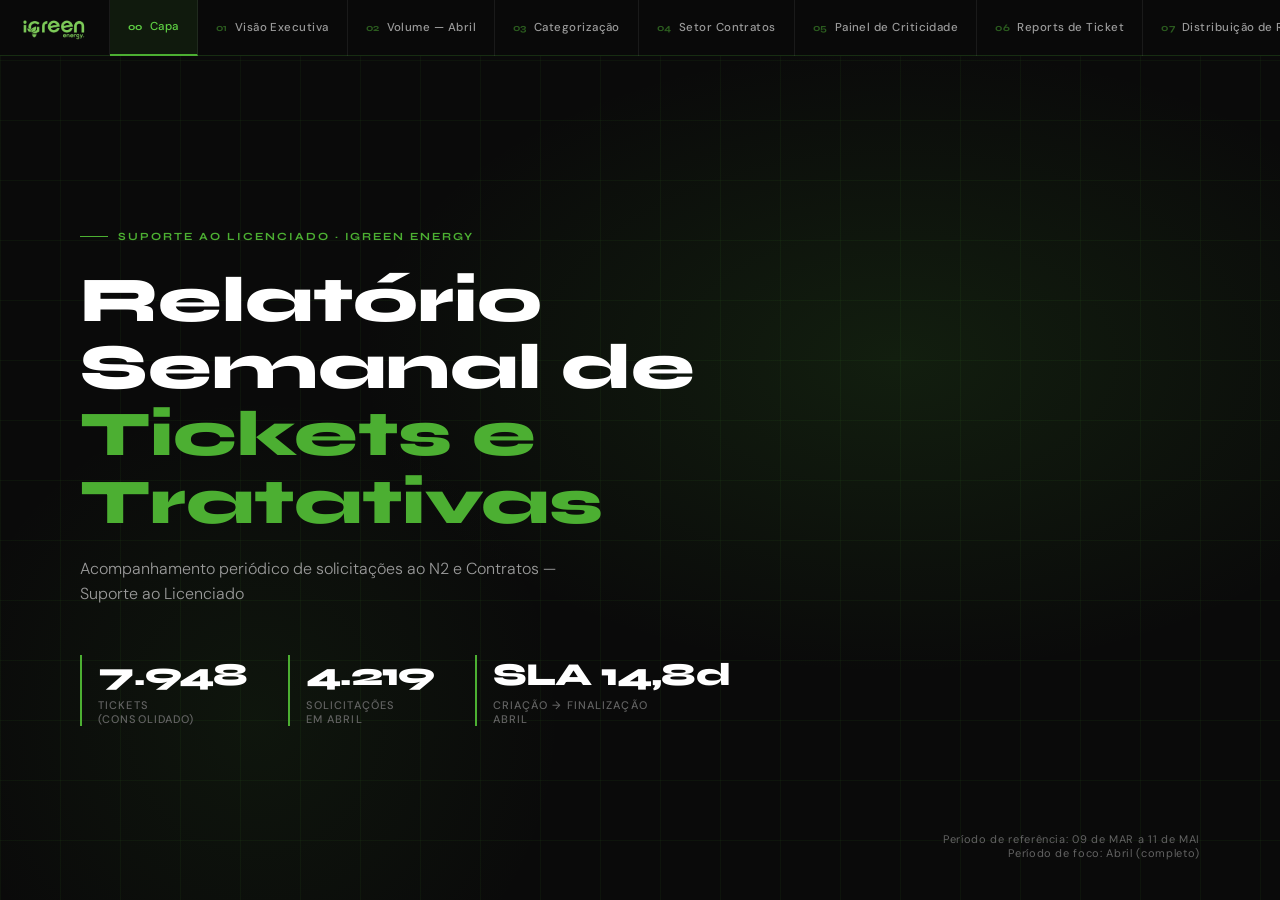
<file: TICKET 11 MAIO v3.html>
﻿<!DOCTYPE html>
<html lang="pt-BR">
<head>
<meta charset="UTF-8">
<meta name="viewport" content="width=device-width, initial-scale=1.0">
<title>Relatório de Chamados — iGreen Energy</title>
<link href="https://fonts.googleapis.com/css2?family=Syne:wght@400;600;700;800&family=DM+Sans:ital,opsz,wght@0,9..40,300;0,9..40,400;0,9..40,500;0,9..40,600;1,9..40,300&display=swap" rel="stylesheet">
<style>
  :root {
    --green: #4caf32;
    --green-bright: #5ecf43;
    --green-dark: #2e6b1e;
    --green-dim: #3a8028;
    --green-glow: rgba(76,175,50,0.18);
    --green-line: rgba(76,175,50,0.35);
    --black: #0a0a0a;
    --dark: #111111;
    --dark2: #161616;
    --dark3: #1c1c1c;
    --mid: #222222;
    --card: #181818;
    --border: rgba(255,255,255,0.07);
    --border-green: rgba(76,175,50,0.22);
    --text: #e8e8e8;
    --text-dim: #9a9a9a;
    --text-muted: #636363;
    --white: #ffffff;
    --warn: #f5a623;
    --red: #e05252;
    --red-dim: rgba(224,82,82,0.14);
    --meta: 3;
  }

  *, *::before, *::after { box-sizing: border-box; margin: 0; padding: 0; }

  body {
    font-family: 'DM Sans', sans-serif;
    background: var(--black);
    color: var(--text);
    min-height: 100vh;
    overflow-x: hidden;
  }

  /* ===== NAV ===== */
  nav {
    position: fixed;
    top: 0; left: 0; right: 0;
    z-index: 100;
    background: rgba(10,10,10,0.97);
    border-bottom: 1px solid var(--border-green);
    backdrop-filter: blur(12px);
    height: 56px;
    display: flex;
    align-items: center;
    gap: 0;
  }

  .nav-logo {
    padding: 0 20px;
    border-right: 1px solid var(--border);
    height: 100%;
    display: flex;
    align-items: center;
    flex-shrink: 0;
  }

  .nav-logo img {
    height: 28px;
    mix-blend-mode: lighten;
    filter: brightness(1.1);
  }

  .nav-pages {
    display: flex;
    align-items: center;
    overflow-x: auto;
    scrollbar-width: none;
    flex: 1;
    gap: 0;
  }
  .nav-pages::-webkit-scrollbar { display: none; }

  .nav-btn {
    padding: 0 18px;
    height: 56px;
    font-family: 'DM Sans', sans-serif;
    font-size: 11.5px;
    font-weight: 500;
    letter-spacing: 0.04em;
    color: var(--text-dim);
    background: transparent;
    border: none;
    border-right: 1px solid var(--border);
    cursor: pointer;
    white-space: nowrap;
    transition: color .2s, background .2s;
    display: flex;
    align-items: center;
    gap: 7px;
  }

  .nav-btn:hover { color: var(--green-bright); background: rgba(76,175,50,0.06); }
  .nav-btn.active { color: var(--green-bright); background: rgba(76,175,50,0.1); border-bottom: 2px solid var(--green); }

  .nav-num {
    font-family: 'Syne', sans-serif;
    font-size: 10px;
    font-weight: 700;
    color: var(--green-dim);
    opacity: 0.7;
  }
  .nav-btn.active .nav-num { opacity: 1; color: var(--green-bright); }

  /* ===== PAGES ===== */
  .page {
    display: none;
    min-height: 100vh;
    padding-top: 56px;
  }
  .page.active { display: flex; flex-direction: column; }

  /* ===== COVER ===== */
  #p0 {
    background: var(--black);
    position: relative;
    overflow: hidden;
  }

  .cover-bg {
    position: absolute;
    inset: 0;
    background:
      radial-gradient(ellipse 60% 50% at 70% 40%, rgba(76,175,50,0.12) 0%, transparent 70%),
      radial-gradient(ellipse 40% 60% at 20% 80%, rgba(76,175,50,0.07) 0%, transparent 60%);
    pointer-events: none;
  }

  .cover-grid {
    position: absolute;
    inset: 0;
    background-image:
      linear-gradient(var(--border-green) 1px, transparent 1px),
      linear-gradient(90deg, var(--border-green) 1px, transparent 1px);
    background-size: 60px 60px;
    opacity: 0.3;
    pointer-events: none;
  }

  .cover-inner {
    position: relative;
    z-index: 2;
    display: flex;
    flex-direction: column;
    justify-content: center;
    min-height: calc(100vh - 56px);
    padding: 60px 80px;
    max-width: 1100px;
  }

  .cover-tag {
    font-family: 'Syne', sans-serif;
    font-size: 11px;
    font-weight: 700;
    letter-spacing: 0.18em;
    text-transform: uppercase;
    color: var(--green);
    margin-bottom: 24px;
    display: flex;
    align-items: center;
    gap: 10px;
  }
  .cover-tag::before {
    content: '';
    display: block;
    width: 28px;
    height: 1px;
    background: var(--green);
  }

  .cover-title {
    font-family: 'Syne', sans-serif;
    font-size: clamp(36px, 5vw, 68px);
    font-weight: 800;
    line-height: 1.05;
    color: var(--white);
    margin-bottom: 20px;
    /* letter-spacing: -0.02em; */
  }

  .cover-title em {
    color: var(--green);
    font-style: normal;
  }

  .cover-sub {
    font-size: 16px;
    font-weight: 300;
    color: var(--text-dim);
    max-width: 500px;
    line-height: 1.6;
    margin-bottom: 48px;
  }

  .cover-stats {
    display: flex;
    gap: 40px;
    flex-wrap: wrap;
  }

  .cover-stat {
    display: flex;
    flex-direction: column;
    gap: 4px;
    border-left: 2px solid var(--green);
    padding-left: 16px;
  }

  .cover-stat-val {
    font-family: 'Syne', sans-serif;
    font-size: 32px;
    font-weight: 800;
    color: var(--white);
    letter-spacing: -0.02em;
  }

  .cover-stat-lbl {
    font-size: 11px;
    font-weight: 500;
    letter-spacing: 0.1em;
    color: var(--text-muted);
    text-transform: uppercase;
  }

  .cover-period {
    position: absolute;
    bottom: 40px;
    right: 80px;
    font-size: 11px;
    color: var(--text-muted);
    text-align: right;
    letter-spacing: 0.06em;
  }

  /* ===== GENERIC PAGE ===== */
  .page-inner {
    padding: 44px 60px;
    flex: 1;
    max-width: 1200px;
    width: 100%;
    margin: 0 auto;
  }

  .page-header {
    margin-bottom: 36px;
    border-bottom: 1px solid var(--border);
    padding-bottom: 24px;
    display: flex;
    align-items: flex-start;
    justify-content: space-between;
    flex-wrap: wrap;
    gap: 12px;
  }

  .page-eyebrow {
    font-family: 'Syne', sans-serif;
    font-size: 10px;
    font-weight: 700;
    letter-spacing: 0.2em;
    text-transform: uppercase;
    color: var(--green);
    margin-bottom: 8px;
    display: flex;
    align-items: center;
    gap: 8px;
  }

  .page-eyebrow::before {
    content: '';
    display: block;
    width: 16px;
    height: 1px;
    background: var(--green);
  }

  .page-title {
    font-family: 'Syne', sans-serif;
    font-size: clamp(22px, 3vw, 34px);
    font-weight: 700;
    color: var(--white);
    letter-spacing: -0.01em;
    line-height: 1.15;
  }

  .page-badge {
    background: rgba(76,175,50,0.1);
    border: 1px solid var(--border-green);
    border-radius: 4px;
    padding: 6px 12px;
    font-size: 11px;
    font-weight: 500;
    color: var(--green);
    letter-spacing: 0.05em;
    align-self: flex-start;
    white-space: nowrap;
  }

  /* ===== CARDS ===== */
  .cards-row {
    display: grid;
    gap: 16px;
    margin-bottom: 28px;
  }
  .cards-3 { grid-template-columns: repeat(3, 1fr); }
  .cards-4 { grid-template-columns: repeat(4, 1fr); }
  .cards-2 { grid-template-columns: repeat(2, 1fr); }

  .card {
    background: var(--card);
    border: 1px solid var(--border);
    border-radius: 8px;
    padding: 20px 22px;
    text-align: center;
  }

  .card-label {
    font-size: 10.5px;
    font-weight: 500;
    letter-spacing: 0.1em;
    text-transform: uppercase;
    color: var(--text-muted);
    margin-bottom: 8px;
  }

  .card-value {
    font-family: 'Montserrat', sans-serif;
    font-size: 30px;
    font-weight: 800;
    color: var(--white);
    letter-spacing: -0.02em;
    line-height: 1;
  }

  .card-sub {
    font-size: 12px;
    color: var(--text-dim);
    margin-top: 6px;
  }

  .card-green { border-color: var(--border-green); background: rgba(76,175,50,0.06); }
  .card-green .card-value { color: var(--green-bright); }

  .card-warn { border-color: rgba(245,166,35,0.3); background: rgba(245,166,35,0.06); }
  .card-warn .card-value { color: var(--warn); }

  .card-red { border-color: rgba(224,82,82,0.3); background: rgba(224,82,82,0.06); }
  .card-red .card-value { color: var(--red); }

  /* ===== KPI FAMILY CARDS ===== */
  .family-cards { display: grid; grid-template-columns: repeat(3,1fr); gap: 20px; margin-bottom: 28px; }

  .fam-card {
    border-radius: 10px;
    padding: 28px 26px;
    display: flex;
    flex-direction: column;
    gap: 10px;
    position: relative;
    overflow: hidden;
  }
  .fam-card::before {
    content: '';
    position: absolute;
    top: 0; left: 0; right: 0;
    height: 3px;
  }

  .fam-aza { background: rgba(76,175,50,0.08); border: 1px solid rgba(76,175,50,0.25); }
  .fam-aza::before { background: var(--green); }

  .fam-en { background: rgba(94,207,67,0.1); border: 1px solid rgba(94,207,67,0.3); }
  .fam-en::before { background: var(--green-bright); }

  .fam-iv { background: rgba(46,107,30,0.12); border: 1px solid rgba(46,107,30,0.4); }
  .fam-iv::before { background: var(--green-dark); }

  .fam-name {
    font-family: 'Syne', sans-serif;
    font-size: 13px;
    font-weight: 700;
    letter-spacing: 0.12em;
    color: var(--text-dim);
    text-transform: uppercase;
  }

  .fam-val {
    font-family: 'Syne', sans-serif;
    font-size: 48px;
    font-weight: 800;
    color: var(--white);
    letter-spacing: -0.03em;
    line-height: 1;
  }

  .fam-pct {
    font-family: 'Syne', sans-serif;
    font-size: 18px;
    font-weight: 600;
    color: var(--green);
  }

  .fam-lbl { font-size: 12px; color: var(--text-muted); }

  /* ===== TABLES ===== */
  .table-wrap { overflow-x: auto; }

  table {
    width: 100%;
    border-collapse: collapse;
    font-size: 13px;
  }

  thead th {
    font-family: 'Syne', sans-serif;
    font-size: 10px;
    font-weight: 700;
    letter-spacing: 0.12em;
    text-transform: uppercase;
    color: var(--text-muted);
    padding: 10px 14px;
    text-align: left;
    border-bottom: 1px solid var(--border);
    white-space: nowrap;
  }

  tbody tr {
    border-bottom: 1px solid rgba(255,255,255,0.04);
    transition: background .15s;
  }
  tbody tr:hover { background: rgba(255,255,255,0.03); }

  tbody td {
    padding: 10px 14px;
    color: var(--text);
    vertical-align: middle;
  }

  td.num {
    font-family: 'Syne', sans-serif;
    font-size: 14px;
    font-weight: 600;
    color: var(--white);
    text-align: right;
  }

  td.pct {
    font-size: 12px;
    color: var(--text-dim);
    text-align: right;
    font-weight: 500;
  }

  td.warn-val { color: var(--warn) !important; }
  td.red-val { color: var(--red) !important; }
  td.green-val { color: var(--green) !important; }

  tr.total-row { border-top: 1px solid var(--border-green) !important; }
  tr.total-row td { color: var(--green-bright); font-weight: 600; }
  tr.total-row td.num { color: var(--green-bright); }

  /* ===== BAR INLINE ===== */
  .bar-wrap { display: flex; align-items: center; gap: 10px; min-width: 120px; }
  .bar-track { flex: 1; height: 5px; background: rgba(255,255,255,0.08); border-radius: 3px; overflow: hidden; }
  .bar-fill { height: 100%; border-radius: 3px; background: var(--green); transition: width .4s; }
  .bar-fill.warn { background: var(--warn); }
  .bar-fill.red { background: var(--red); }
  .bar-pct { font-size: 11px; color: var(--text-dim); min-width: 38px; text-align: right; }

  /* ===== SECTION TITLE ===== */
  .section-title {
    font-family: 'Syne', sans-serif;
    font-size: 12px;
    font-weight: 700;
    letter-spacing: 0.15em;
    text-transform: uppercase;
    color: var(--green);
    margin-bottom: 14px;
    margin-top: 28px;
    display: flex;
    align-items: center;
    gap: 8px;
  }
  .section-title::after {
    content: '';
    flex: 1;
    height: 1px;
    background: var(--border);
  }

  /* ===== SLA TREND ===== */
  .sla-trend {
    display: flex;
    align-items: flex-end;
    gap: 20px;
    padding: 28px 0 8px;
    position: relative;
  }

  .sla-trend::before {
    /* content: 'META: 3 dias'; */
    position: absolute;
    right: 0;
    top: 0;
    font-size: 10px;
    font-weight: 700;
    letter-spacing: 0.1em;
    color: var(--green);
  }

  .sla-bar-col {
    flex: 1;
    display: flex;
    flex-direction: column;
    align-items: center;
    gap: 10px;
  }

  .sla-bar-outer {
    width: 100%;
    position: relative;
    display: flex;
    flex-direction: column;
    justify-content: flex-end;
    height: 180px;
  }

  .sla-bar-inner {
    width: 100%;
    border-radius: 4px 4px 0 0;
    position: relative;
    transition: height .5s;
    display: flex;
    align-items: flex-start;
    justify-content: center;
    padding-top: 8px;
  }

  .sla-bar-val {
    font-family: 'Syne', sans-serif;
    font-size: 13px;
    font-weight: 800;
    color: var(--white);
  }

  .sla-bar-label {
    font-size: 11px;
    font-weight: 500;
    color: var(--text-muted);
    text-align: center;
  }

  .meta-line {
    position: absolute;
    left: -10%;
    right: -10%;
    border-top: 2px dashed var(--green);
    bottom: calc(3/18 * 180px);
  }

  /* ===== SPLIT LAYOUT ===== */
  .split { display: grid; grid-template-columns: 1fr 1fr; gap: 24px; }
  .split-3 { display: grid; grid-template-columns: 1fr 1fr 1fr; gap: 20px; }

  /* ===== ALERT BANNER ===== */
  .alert-banner {
    background: rgba(224,82,82,0.08);
    border: 1px solid rgba(224,82,82,0.25);
    border-left: 3px solid var(--red);
    border-radius: 6px;
    padding: 14px 18px;
    display: flex;
    align-items: center;
    gap: 12px;
    margin-bottom: 20px;
  }

  .alert-icon {
    width: 28px;
    height: 28px;
    border-radius: 50%;
    background: rgba(224,82,82,0.15);
    display: flex;
    align-items: center;
    justify-content: center;
    font-size: 13px;
    flex-shrink: 0;
  }

  .alert-text { font-size: 13px; color: var(--text); }
  .alert-text strong { color: var(--red); }

  /* ===== INSIGHT CARD ===== */
  .insight-card {
    background: var(--card);
    border: 1px solid var(--border);
    border-radius: 8px;
    padding: 20px 22px;
    display: flex;
    gap: 16px;
  }

  .insight-icon {
    width: 36px;
    height: 36px;
    border-radius: 8px;
    background: rgba(76,175,50,0.12);
    border: 1px solid var(--border-green);
    display: flex;
    align-items: center;
    justify-content: center;
    font-size: 16px;
    flex-shrink: 0;
  }

  .insight-title { font-weight: 600; font-size: 14px; color: var(--white); margin-bottom: 5px; }
  .insight-desc { font-size: 12.5px; color: var(--text-dim); line-height: 1.55; }

  /* ===== STATUS PILLS ===== */
  .pill {
    display: inline-block;
    padding: 3px 9px;
    border-radius: 12px;
    font-size: 10px;
    font-weight: 700;
    letter-spacing: 0.06em;
    text-transform: uppercase;
  }
  .pill-green { background: rgba(76,175,50,0.15); color: var(--green-bright); }
  .pill-warn { background: rgba(245,166,35,0.15); color: var(--warn); }
  .pill-red { background: rgba(224,82,82,0.15); color: var(--red); }
  .pill-blue { background: rgba(80,150,220,0.15); color: #6ab0f5; }
  .pill-gray { background: rgba(255,255,255,0.07); color: var(--text-dim); }
  .pill-implementing { background: rgba(76,175,50,0.10); color: var(--green); border: 1px dashed rgba(76,175,50,0.4); }

  /* ===== CONCLUSION BLOCKS ===== */
  .conclusion-block {
    background: var(--card);
    border: 1px solid var(--border);
    border-radius: 8px;
    padding: 24px 26px;
  }
  .conclusion-who {
    font-family: 'Syne', sans-serif;
    font-size: 11px;
    font-weight: 700;
    letter-spacing: 0.16em;
    text-transform: uppercase;
    color: var(--green);
    margin-bottom: 14px;
    padding-bottom: 10px;
    border-bottom: 1px solid var(--border);
    display: flex;
    align-items: center;
    gap: 8px;
  }
  .conclusion-items { display: flex; flex-direction: column; gap: 10px; }
  .conclusion-item {
    padding: 10px 14px;
    background: rgba(255,255,255,0.025);
    border-radius: 6px;
    border: 1px solid var(--border);
    color: var(--text-muted);
    font-size: 13px;
    font-style: italic;
    letter-spacing: 0.02em;
  }

  /* ===== PENDENTES PAGE ===== */
  .critical-header {
    background: var(--red-dim);
    border: 1px solid rgba(224,82,82,0.3);
    border-radius: 8px;
    padding: 20px 24px;
    display: flex;
    align-items: center;
    gap: 16px;
    margin-bottom: 28px;
  }
  .critical-badge {
    font-family: 'Syne', sans-serif;
    font-size: 11px;
    font-weight: 800;
    letter-spacing: 0.16em;
    color: var(--red);
    text-transform: uppercase;
    padding: 6px 12px;
    background: rgba(224,82,82,0.12);
    border: 1px solid rgba(224,82,82,0.3);
    border-radius: 4px;
    white-space: nowrap;
  }
  .critical-desc { font-size: 13px; color: var(--text-dim); line-height: 1.5; }
  .critical-desc strong { color: var(--text); }

  /* ===== SEPARATOR ===== */
  .sep { height: 1px; background: var(--border); margin: 24px 0; }

  /* ===== TOP3 highlights ===== */
  .top3-row { display: grid; grid-template-columns: repeat(3,1fr); gap: 16px; margin-bottom: 28px; }
  .top3-card {
    background: var(--card);
    border: 1px solid var(--border);
    border-radius: 8px;
    padding: 18px 20px;
    display: flex;
    flex-direction: column;
    gap: 6px;
  }
  .top3-rank {
    font-family: 'Syne', sans-serif;
    font-size: 11px;
    font-weight: 800;
    letter-spacing: 0.18em;
    color: var(--green-dim);
    text-transform: uppercase;
  }
  .top3-name {
    font-size: 14px;
    font-weight: 600;
    color: var(--white);
    line-height: 1.3;
  }
  .top3-vals {
    display: flex;
    align-items: baseline;
    gap: 8px;
    margin-top: 4px;
  }
  .top3-num {
    font-family: 'Syne', sans-serif;
    font-size: 26px;
    font-weight: 800;
    color: var(--green-bright);
    letter-spacing: -0.02em;
  }
  .top3-pct {
    font-size: 13px;
    color: var(--text-dim);
  }

  /* ===== DONUT visual ===== */
  .donut-row { display: flex; align-items: center; gap: 32px; }
  .donut-legend { display: flex; flex-direction: column; gap: 12px; flex: 1; }
  .legend-item { display: flex; align-items: center; gap: 10px; }
  .legend-dot { width: 10px; height: 10px; border-radius: 50%; flex-shrink: 0; }
  .legend-name { font-size: 13px; color: var(--text-dim); flex: 1; }
  .legend-val { font-family: 'Syne', sans-serif; font-size: 14px; font-weight: 700; color: var(--white); }
  .legend-pct { font-size: 11px; color: var(--text-muted); min-width: 40px; text-align: right; }

  /* Responsive */
  @media (max-width: 900px) {
    .page-inner { padding: 28px 24px; }
    .cards-3, .cards-4 { grid-template-columns: repeat(2, 1fr); }
    .family-cards { grid-template-columns: 1fr; }
    .split { grid-template-columns: 1fr; }
    .top3-row { grid-template-columns: 1fr; }
    .split-3 { grid-template-columns: 1fr; }
    .cover-inner { padding: 40px 28px; }
  }
</style>
</head>
<body>

<!-- NAV -->
<nav>
  <div class="nav-logo">
    <img src="[data-uri]" style="height:28px;mix-blend-mode:lighten;">
  </div>
  <div class="nav-pages">
    <button class="nav-btn active" onclick="goTo('p0')"><span class="nav-num">00</span>Capa</button>
    <button class="nav-btn" onclick="goTo('p1')"><span class="nav-num">01</span>Visão Executiva</button>
    <button class="nav-btn" onclick="goTo('p2')"><span class="nav-num">02</span>Volume — Abril</button>
    <button class="nav-btn" onclick="goTo('p3')"><span class="nav-num">03</span>Categorização</button>
    <button class="nav-btn" onclick="goTo('p4')"><span class="nav-num">04</span>Setor Contratos</button>
    <button class="nav-btn" onclick="goTo('p5')"><span class="nav-num">05</span>Painel de Criticidade</button>
    <button class="nav-btn" onclick="goTo('p6')"><span class="nav-num">06</span>Reports de Ticket</button>
    <button class="nav-btn" onclick="goTo('p7')"><span class="nav-num">07</span>Distribuição de Reports</button>
    <button class="nav-btn" onclick="goTo('p8')"><span class="nav-num">08</span>SLA — Visão Geral</button>
    <button class="nav-btn" onclick="goTo('p9')"><span class="nav-num">09</span>SLA — Motivo e Família</button>
    <button class="nav-btn" onclick="goTo('p10')"><span class="nav-num">10</span>SLA — Contratos</button>
    <button class="nav-btn" onclick="goTo('p11')"><span class="nav-num">11</span>SLA — N2 vs Fornecedoras</button>
    <button class="nav-btn" onclick="goTo('p12')"><span class="nav-num">12</span>Evolução do Sistema</button>
    <!-- <button class="nav-btn" onclick="goTo('p13')"><span class="nav-num">13</span>Próximos Passos</button> -->
  </div>
</nav>

<!-- ===== P0: CAPA ===== -->
<div class="page active" id="p0">
  <div class="cover-bg"></div>
  <div class="cover-grid"></div>
  <div class="cover-inner">
    <div class="cover-tag">Suporte ao Licenciado · iGreen Energy</div>
    <h1 class="cover-title">Relatório Semanal de<br><em>Tickets e Tratativas</em></h1>
    <p class="cover-sub">Acompanhamento periódico de solicitações ao N2 e Contratos — Suporte ao Licenciado</p>
    <div class="cover-stats">
      <div class="cover-stat">
        <span class="cover-stat-val">7.948</span>
        <span class="cover-stat-lbl">Tickets<br>(consolidado)</span>
      </div>
      <div class="cover-stat">
        <span class="cover-stat-val">4.219</span>
        <span class="cover-stat-lbl">Solicitações<br>em Abril</span>
      </div>
      <div class="cover-stat">
        <span class="cover-stat-val">SLA 14,8d</span>
        <span class="cover-stat-lbl">Criação → Finalização<br>Abril</span>
      </div>
    </div>
  </div>
  <div class="cover-period">Período de referência: 09 de MAR a 11 de MAI<br>Período de foco: Abril (completo)</div>
</div>

<!-- ===== P1: VISÃO EXECUTIVA ===== -->
<div class="page" id="p1">
  <div class="page-inner">
    <div class="page-header">
      <div class="page-header-left">
        <div class="page-eyebrow">Consolidado</div>
        <h2 class="page-title">Visão Gerencial</h2>
      </div>
    </div>

    <div class="cards-row cards-3">
      <div class="card card-green">
        <div class="card-label">Total de Tickets Abertos</div>
        <div class="card-value">7.948</div>
        <div class="card-sub">Mar: 2.229  ·  Abr: 4.219  ·  Mai: 1.500</div>
      </div>
      <div class="card card-warn">
        <div class="card-label">SLA Geral</div>
        <div class="card-value">14,8d</div>
      </div>
      <div class="card card-warn">
        <div class="card-label">SLA — Contratos</div>
        <div class="card-value">3,7d</div>
      </div>
      <div class="card" style="grid-column: 1 / -1">
        <div class="card-label">Taxa de Erro (Reports/Aberturas)</div>
        <div class="card-value" style="color:var(--text-dim)">4,5%</div>
        <div class="card-sub">em Abril: 6,2%</div>
      </div>
    </div>

    <div class="section-title">Top 3 Motivos de Abertura</div>
    <div class="top3-row">
      <div class="top3-card">
        <div class="top3-rank">🥇 1º</div>
        <div class="top3-name">Enviar Fatura da Fornecedora</div>
        <div class="top3-vals">
          <div class="top3-num">1.607</div>
          <div class="top3-pct">26,0%</div>
        </div>
      </div>
      <div class="top3-card">
        <div class="top3-rank">🥈 2º</div>
        <div class="top3-name">Atualização da Fatura</div>
        <div class="top3-vals">
          <div class="top3-num">869</div>
          <div class="top3-pct">14,1%</div>
        </div>
      </div>
      <div class="top3-card">
        <div class="top3-rank">🥉 3º</div>
        <div class="top3-name">Status de Injeção</div>
        <div class="top3-vals">
          <div class="top3-num">652</div>
          <div class="top3-pct">10,6%</div>
        </div>
      </div>
    </div>

    <div class="section-title">Distribuição Mensal</div>
    <div class="table-wrap">
      <table>
        <thead>
          <tr>
            <th></th>
            <th style="text-align:right">Tickets N2</th>
            <th style="text-align:right">Contratos</th>
            <th style="text-align:right">Total</th>
            <th style="text-align:right">% Reportado</th>
            <th style="text-align:right">SLA</th>
          </tr>
        </thead>
        <tbody>
          <tr>
            <td><strong>Março</strong></td>
            <td class="num">2.229</td>
            <td class="num">—</td>
            <td class="num">2.229</td>
            <td class="pct green-val">3,3%</td>
            <td class="num warn-val">21,3d</td>
          </tr>
          <tr>
            <td><strong>Abril</strong></td>
            <td class="num">2.851</td>
            <td class="num">1.368</td>
            <td class="num">4.219</td>
            <td class="pct warn-val">6,2%</td>
            <td class="num warn-val">14,8d</td>
          </tr>
          <tr>
            <td><strong>Maio</strong></td>
            <td class="num">1.104</td>
            <td class="num">396</td>
            <td class="num">1.500</td>
            <td class="pct green-val">1,8%</td>
            <td class="num green-val">5,0d</td>
          </tr>
          <tr class="total-row">
            <td><strong>Total Geral</strong></td>
            <td class="num">6.184</td>
            <td class="num">1.764</td>
            <td class="num">7.948</td>
            <td class="pct">4,5%</td>
            <td class="num">15,3d</td>
          </tr>
        </tbody>
      </table>
    </div>
    <!-- <p style="font-size:11.5px;color:var(--text-muted);margin-top:10px;">⚠ Maio com dados parciais. SLA de Contratos disponível apenas com dados complementares.</p> -->
  </div>
</div>

<!-- ===== P2: VOLUME ABRIL POR FAMÍLIA ===== -->
<div class="page" id="p2">
  <div class="page-inner">
    <div class="page-header">
      <div class="page-header-left">
        <div class="page-eyebrow">Categorização ABRIL</div>
        <h2 class="page-title">Distribuição por Família</h2>
      </div>
      <div class="page-badge">Não incluindo Contratos</div>
    </div>

    <div class="family-cards">
      <div class="fam-card fam-aza">
        <div class="fam-name">AZA</div>
        <div class="fam-val">995</div>
        <div class="fam-pct">23,6%</div>
        <!-- <div class="fam-lbl">do volume de Abril</div> -->
      </div>
      <div class="fam-card fam-en">
        <div class="fam-name">ENERGIZADOS</div>
        <div class="fam-val">1.781</div>
        <div class="fam-pct" style="color:var(--green-bright)">42,2%</div>
        <!-- <div class="fam-lbl">do volume de Abril · maior BU</div> -->
      </div>
      <div class="fam-card fam-iv">
        <div class="fam-name">iVOLT</div>
        <div class="fam-val">1.443</div>
        <div class="fam-pct" style="color:#7cdb62">34,2%</div>
        <!-- <div class="fam-lbl">do volume de Abril</div> -->
      </div>
    </div>

    <div class="section-title">Distribuição por Motivo Macro</div>
    <div class="table-wrap">
      <table>
        <thead>
          <tr>
            <th></th>
            <th style="text-align:right">AZA</th>
            <th style="text-align:right">ENERGIZADOS</th>
            <th style="text-align:right">iVOLT</th>
            <th style="text-align:right">Total</th>
            <th style="min-width:140px">Distribuição</th>
          </tr>
        </thead>
        <tbody>
          <tr>
            <td>Fatura da Fornecedora</td>
            <td class="num">305</td>
            <td class="num">589</td>
            <td class="num">368</td>
            <td class="num">1.262</td>
            <td><div class="bar-wrap"><div class="bar-track"><div class="bar-fill" style="width:44%"></div></div><span class="bar-pct">44,3%</span></div></td>
          </tr>
          <tr>
            <td>Cadastro & Parametrização</td>
            <td class="num">263</td>
            <td class="num">260</td>
            <td class="num">276</td>
            <td class="num">799</td>
            <td><div class="bar-wrap"><div class="bar-track"><div class="bar-fill" style="width:28%"></div></div><span class="bar-pct">28,0%</span></div></td>
          </tr>
          <tr>
            <td>Fatura da Distribuidora</td>
            <td class="num">36</td>
            <td class="num">247</td>
            <td class="num">151</td>
            <td class="num">434</td>
            <td><div class="bar-wrap"><div class="bar-track"><div class="bar-fill" style="width:15%"></div></div><span class="bar-pct">15,2%</span></div></td>
          </tr>
          <tr>
            <td>Financeiro & Cobrança</td>
            <td class="num">44</td>
            <td class="num">70</td>
            <td class="num">47</td>
            <td class="num">161</td>
            <td><div class="bar-wrap"><div class="bar-track"><div class="bar-fill" style="width:6%"></div></div><span class="bar-pct">5,6%</span></div></td>
          </tr>
          <tr>
            <td>Sol. Gerais (Fornecedoras)</td>
            <td class="num">11</td>
            <td class="num">122</td>
            <td class="num">—</td>
            <td class="num">133</td>
            <td><div class="bar-wrap"><div class="bar-track"><div class="bar-fill" style="width:5%"></div></div><span class="bar-pct">4,7%</span></div></td>
          </tr>
          <tr>
            <td>DMC</td>
            <td class="num">—</td>
            <td class="num">62</td>
            <td class="num">—</td>
            <td class="num">62</td>
            <td><div class="bar-wrap"><div class="bar-track"><div class="bar-fill" style="width:2%"></div></div><span class="bar-pct">2,2%</span></div></td>
          </tr>
          <tr class="total-row">
            <td><strong>Total</strong></td>
            <td class="num">659</td>
            <td class="num">1.350</td>
            <td class="num">842</td>
            <td class="num">2.851</td>
            <td></td>
          </tr>
        </tbody>
      </table>
    </div>
    <p style="font-size:11px;color:var(--text-muted);margin-top:8px;">Não inclui contabilização de Tickets abertos para CONTRATOS.</p>
  </div>
</div>

<!-- ===== P3: CATEGORIZAÇÃO – TOP MOTIVOS ===== -->
<div class="page" id="p3">
  <div class="page-inner">
    <div class="page-header">
      <div class="page-header-left">
        <div class="page-eyebrow">Categorização Abril</div>
        <h2 class="page-title">Top Motivos de Abertura</h2>
      </div>
      <div class="page-badge">Não incluindo Contratos</div>
    </div>

    <div class="split">
      <div>
        <div class="section-title">Ranking por Motivo</div>
        <div class="table-wrap">
          <table>
            <thead>
              <tr><th>#</th><th>Tipo de Chamado</th><th style="text-align:right">Qtd</th><th style="min-width:120px">%</th></tr>
            </thead>
            <tbody>
              <tr><td style="color:var(--text-muted);font-size:12px">1</td><td>Enviar Fatura da Fornecedora</td><td class="num">689</td><td><div class="bar-wrap"><div class="bar-track"><div class="bar-fill warn" style="width:100%"></div></div><span class="bar-pct">24,2%</span></div></td></tr>
              <tr><td style="color:var(--text-muted);font-size:12px">2</td><td>Atualização da Fatura</td><td class="num">388</td><td><div class="bar-wrap"><div class="bar-track"><div class="bar-fill warn" style="width:56%"></div></div><span class="bar-pct">13,6%</span></div></td></tr>
              <tr><td style="color:var(--text-muted);font-size:12px">3</td><td>Desmembramento</td><td class="num">290</td><td><div class="bar-wrap"><div class="bar-track"><div class="bar-fill warn" style="width:42%"></div></div><span class="bar-pct">10,2%</span></div></td></tr>
              <tr><td style="color:var(--text-muted);font-size:12px">4</td><td>Status de Injeção</td><td class="num">189</td><td><div class="bar-wrap"><div class="bar-track"><div class="bar-fill" style="width:27%"></div></div><span class="bar-pct">6,6%</span></div></td></tr>
              <tr><td style="color:var(--text-muted);font-size:12px">5</td><td>Troca de Fornecedora (n. valid.)</td><td class="num">178</td><td><div class="bar-wrap"><div class="bar-track"><div class="bar-fill" style="width:26%"></div></div><span class="bar-pct">6,2%</span></div></td></tr>
              <tr><td style="color:var(--text-muted);font-size:12px">6</td><td>Alteração / Correção Cadastral</td><td class="num">145</td><td><div class="bar-wrap"><div class="bar-track"><div class="bar-fill" style="width:21%"></div></div><span class="bar-pct">5,1%</span></div></td></tr>
              <tr><td style="color:var(--text-muted);font-size:12px">7</td><td>Conta Única</td><td class="num">133</td><td><div class="bar-wrap"><div class="bar-track"><div class="bar-fill" style="width:19%"></div></div><span class="bar-pct">4,7%</span></div></td></tr>
              <tr><td style="color:var(--text-muted);font-size:12px">8</td><td>Reativação</td><td class="num">125</td><td><div class="bar-wrap"><div class="bar-track"><div class="bar-fill" style="width:18%"></div></div><span class="bar-pct">4,4%</span></div></td></tr>
              <tr><td style="color:var(--text-muted);font-size:12px">9</td><td>Cobrança Indevida / Serasa</td><td class="num">115</td><td><div class="bar-wrap"><div class="bar-track"><div class="bar-fill" style="width:17%"></div></div><span class="bar-pct">4,0%</span></div></td></tr>
              <tr><td style="color:var(--text-muted);font-size:12px">10</td><td>Baixa de Pagamento</td><td class="num">83</td><td><div class="bar-wrap"><div class="bar-track"><div class="bar-fill" style="width:12%"></div></div><span class="bar-pct">2,9%</span></div></td></tr>
            </tbody>
          </table>
        </div>
      </div>

      <div>
        <div class="section-title">Concentração por Família — Top 3 (48%)</div>
        <div style="display:flex;flex-direction:column;gap:12px;">

          <div class="card">
            <div class="card-label" style="margin-bottom:10px">Enviar Fatura da Fornecedora (689)</div>
            <div style="display:flex;flex-direction:column;gap:6px;">
              <div class="legend-item"><div class="legend-dot" style="background:#4caf32"></div><span class="legend-name">AZA</span><div class="bar-track" style="flex:1;margin:0 8px"><div class="bar-fill" style="width:22%"></div></div><span class="legend-pct">22,4%</span></div>
              <div class="legend-item"><div class="legend-dot" style="background:#5ecf43"></div><span class="legend-name">ENERGIZADOS</span><div class="bar-track" style="flex:1;margin:0 8px"><div class="bar-fill warn" style="width:51%"></div></div><span class="legend-pct">51,1%</span></div>
              <div class="legend-item"><div class="legend-dot" style="background:#2e6b1e"></div><span class="legend-name">iVOLT</span><div class="bar-track" style="flex:1;margin:0 8px"><div class="bar-fill" style="width:27%"></div></div><span class="legend-pct">26,6%</span></div>
            </div>
          </div>

          <div class="card">
            <div class="card-label" style="margin-bottom:10px">Atualização da Fatura (388)</div>
            <div style="display:flex;flex-direction:column;gap:6px;">
              <div class="legend-item"><div class="legend-dot" style="background:#4caf32"></div><span class="legend-name">AZA</span><div class="bar-track" style="flex:1;margin:0 8px"><div class="bar-fill" style="width:24%"></div></div><span class="legend-pct">23,5%</span></div>
              <div class="legend-item"><div class="legend-dot" style="background:#5ecf43"></div><span class="legend-name">ENERGIZADOS</span><div class="bar-track" style="flex:1;margin:0 8px"><div class="bar-fill warn" style="width:41%"></div></div><span class="legend-pct">41,5%</span></div>
              <div class="legend-item"><div class="legend-dot" style="background:#2e6b1e"></div><span class="legend-name">iVOLT</span><div class="bar-track" style="flex:1;margin:0 8px"><div class="bar-fill" style="width:35%"></div></div><span class="legend-pct">35,0%</span></div>
            </div>
          </div>

          <div class="card">
            <div class="card-label" style="margin-bottom:10px">Desmembramento (290)</div>
            <div style="display:flex;flex-direction:column;gap:6px;">
              <div class="legend-item"><div class="legend-dot" style="background:#4caf32"></div><span class="legend-name">AZA</span><div class="bar-track" style="flex:1;margin:0 8px"><div class="bar-fill" style="width:4%"></div></div><span class="legend-pct">3,5%</span></div>
              <div class="legend-item"><div class="legend-dot" style="background:#5ecf43"></div><span class="legend-name">ENERGIZADOS</span><div class="bar-track" style="flex:1;margin:0 8px"><div class="bar-fill warn" style="width:59%"></div></div><span class="legend-pct">59,3%</span></div>
              <div class="legend-item"><div class="legend-dot" style="background:#2e6b1e"></div><span class="legend-name">iVOLT</span><div class="bar-track" style="flex:1;margin:0 8px"><div class="bar-fill" style="width:37%"></div></div><span class="legend-pct">37,2%</span></div>
            </div>
          </div>

        </div>
      </div>
    </div>
  </div>
</div>

<!-- ===== P4: SETOR CONTRATOS ===== -->
<div class="page" id="p4">
  <div class="page-inner">
    <div class="page-header">
      <div class="page-header-left">
        <div class="page-eyebrow">Categorização Abril</div>
        <h2 class="page-title">Distribuição — Contratos</h2>
      </div>
      <!-- <div class="page-badge">1.368 Tickets abertos</div> -->
    </div>

    <!-- <div class="alert-banner">
      <div class="alert-icon">ℹ</div>
      <div class="alert-text">Chamados do Setor Contratos são roteados <strong>diretamente a uma equipe terceirizada</strong>, não passando pelas Famílias (AZA, ENERGIZADOS, iVOLT). Por isso, esta análise apresenta apenas a distribuição por tipo.</div>
    </div> -->

    <div class="split">
      <div style="display:flex;flex-direction:column">
        <div class="section-title">Ranking por Tipo — Abril</div>
        <div class="table-wrap" style="flex:1;display:flex;flex-direction:column">
          <table style="flex:1">
            <thead>
              <tr><th>#</th><th>Tipo</th><th style="text-align:right">Qtd</th><th style="min-width:120px">%</th></tr>
            </thead>
            <tbody>
              <tr><td style="color:var(--text-muted);font-size:12px">1</td><td>Revalidação de Reprovados</td><td class="num">489</td><td><div class="bar-wrap"><div class="bar-track"><div class="bar-fill warn" style="width:100%"></div></div><span class="bar-pct">35,7%</span></div></td></tr>
              <tr><td style="color:var(--text-muted);font-size:12px">2</td><td>Inclusão de Testemunha</td><td class="num">399</td><td><div class="bar-wrap"><div class="bar-track"><div class="bar-fill warn" style="width:82%"></div></div><span class="bar-pct">29,2%</span></div></td></tr>
              <tr><td style="color:var(--text-muted);font-size:12px">3</td><td>Atraso de Validação</td><td class="num">140</td><td><div class="bar-wrap"><div class="bar-track"><div class="bar-fill" style="width:29%"></div></div><span class="bar-pct">10,2%</span></div></td></tr>
              <tr><td style="color:var(--text-muted);font-size:12px">4</td><td>Dúvidas Operacionais</td><td class="num">135</td><td><div class="bar-wrap"><div class="bar-track"><div class="bar-fill" style="width:28%"></div></div><span class="bar-pct">9,9%</span></div></td></tr>
              <tr><td style="color:var(--text-muted);font-size:12px">5</td><td>Erro de Validação</td><td class="num">82</td><td><div class="bar-wrap"><div class="bar-track"><div class="bar-fill" style="width:17%"></div></div><span class="bar-pct">6,0%</span></div></td></tr>
              <tr><td style="color:var(--text-muted);font-size:12px">6</td><td>Duplicidade de Devolutivas</td><td class="num">67</td><td><div class="bar-wrap"><div class="bar-track"><div class="bar-fill" style="width:14%"></div></div><span class="bar-pct">4,9%</span></div></td></tr>
              <tr><td style="color:var(--text-muted);font-size:12px">7</td><td>Ajuste de Média de Consumo</td><td class="num">39</td><td><div class="bar-wrap"><div class="bar-track"><div class="bar-fill" style="width:8%"></div></div><span class="bar-pct">2,9%</span></div></td></tr>
              <tr><td style="color:var(--text-muted);font-size:12px">8</td><td>Análise p/ Reemissão de Contrato</td><td class="num">8</td><td><div class="bar-wrap"><div class="bar-track"><div class="bar-fill" style="width:2%"></div></div><span class="bar-pct">0,6%</span></div></td></tr>
              <tr><td style="color:var(--text-muted);font-size:12px">9</td><td>Cadastro em Lote</td><td class="num">7</td><td><div class="bar-wrap"><div class="bar-track"><div class="bar-fill" style="width:1%"></div></div><span class="bar-pct">0,5%</span></div></td></tr>
              <tr class="total-row"><td></td><td><strong>Total</strong></td><td class="num">1.368</td><td></td></tr>
            </tbody>
          </table>
        </div>
      </div>

      <div style="display:flex;flex-direction:column">
        <div class="section-title">Contexto no Volume Total</div>
        <div class="cards-row" style="grid-template-columns:1fr;gap:14px">
          <div class="card">
            <div class="card-label">Tickets p/ Contratos</div>
            <div class="card-value">1.368</div>
            <div class="card-sub">32,4% do total de Abril</div>
          </div>
          <div class="card card-warn">
            <!-- <div class="card-label">2 tipos dominam o volume</div> -->
            <div class="card-value" style="font-size:22px;line-height:1.3">Revalidação + Testemunha</div>
            <div class="card-sub">888 chamados · 64,9%</div>
          </div>
        </div>

        <div class="section-title" style="margin-top:auto">Reports Mês a Mês</div>
        <div class="table-wrap">
          <table>
            <thead>
              <tr><th>Mês</th><th style="text-align:right">Chamados</th><th style="text-align:right">% Reportado</th></tr>
            </thead>
            <tbody>
              <tr><td>Março</td><td class="num">—</td><td class="pct" style="color:var(--text-muted)">-</td></tr>
              <tr><td>Abril</td><td class="num">1.368</td><td class="pct warn-val">6,9%</td></tr>
              <tr><td>Maio</td><td class="num">396</td><td class="pct green-val">0,7%</td></tr>
            </tbody>
          </table>
        </div>
      </div>
    </div>
  </div>
</div>

<!-- ===== P5: PENDÊNCIAS CRÍTICAS ===== -->
<div class="page" id="p5">
  <div class="page-inner">
    <div class="page-header">
      <div class="page-header-left">
        <div class="page-eyebrow">Operações</div>
        <h2 class="page-title">Tickets em Pendência Extensa</h2>
      </div>
      <div class="page-badge" ">Incluindo Contratos</div>
    </div>

    <div class="critical-header">
      <div class="critical-badge">+30 Dias</div>
      <div class="critical-desc">
        Levantamento de 11/05 sobre tickets (até então) <strong>pendentes acima de 30 dias</strong>.<br>Devido a limitações de sistema, não foi possível consultar a fila atual destes chamados.
      </div>
    </div>

    <div class="cards-3" style="margin-bottom:28px">
      <div class="card card-red">
        <div class="card-label">Quantidade neste critério</div>
        <div class="card-value" style="font-size:22px">652 Tickets</div>
        <!-- <div class="card-sub">10× acima da meta de 3 dias</div> -->
      </div>
      <div class="card">
        <div class="card-label">Principal tipo de solicitação</div>
        <div class="card-value" style="font-size:20px;color:var(--text-dim)">Status de Injeção</div>
        <div class="card-sub">148 Tickets acima de 30 dias</div>
      </div>
      <div class="card">
        <div class="card-label">Maior tempo de espera</div>
        <div class="card-value" style="font-size:20px;color:var(--warn)">+65d — TK-20260309-5277</div>
        <div class="card-sub">Aguardando retorno da distribuidora ENEL</div>
      </div>
    </div>

    <div class="section-title">Distribuição por Família</div>
    <div style="display:grid;grid-template-columns:repeat(3,1fr);gap:16px;margin-bottom:20px">
      <div class="card card-warn" style="min-height:160px;display:flex;flex-direction:column;align-items:center;justify-content:center;gap:12px;text-align:center">
        <div style="font-size:13px;font-weight:700;letter-spacing:.12em;color:var(--text-muted);text-transform:uppercase">AZA</div>
        <div style="font-size:64px;font-weight:800;line-height:1;color:var(--warn)">27</div>
        <div style="font-size:11px;color:var(--text-muted)">COTESA / GEDISA 10</div>
      </div>
      <div class="card card-red" style="min-height:160px;display:flex;flex-direction:column;align-items:center;justify-content:center;gap:12px;text-align:center">
        <div style="font-size:13px;font-weight:700;letter-spacing:.12em;color:var(--text-muted);text-transform:uppercase">ENERGIZADOS</div>
        <div style="font-size:64px;font-weight:800;line-height:1;color:var(--red)">575</div>
        <div style="font-size:11px;color:var(--text-muted)">THOPEN 466 · COMERC 109</div>
      </div>
      <div class="card card-warn" style="min-height:160px;display:flex;flex-direction:column;align-items:center;justify-content:center;gap:12px;text-align:center">
        <div style="font-size:13px;font-weight:700;letter-spacing:.12em;color:var(--text-muted);text-transform:uppercase">iVOLT</div>
        <div style="font-size:64px;font-weight:800;line-height:1;color:var(--warn)">50</div>
        <div style="font-size:11px;color:var(--text-muted)">GV 39 · FIT 5</div>
      </div>
    </div>

    <div class="section-title">Coworking com N2</div>
    <div class="split" style="gap:16px">
      <div class="insight-card">
        <div class="insight-icon">📋</div>
        <div class="insight-body">
          <div class="insight-title">Verificar filas dos chamados</div>
          <div class="insight-desc">Identificar se há atrasos relacionados a falta de documentação, informações incompletas na abertura ou situações relacionadas</div>
        </div>
      </div>
      <div class="insight-card">
        <div class="insight-icon">🗣️</div>
        <div class="insight-body">
          <div class="insight-title">Intermediar contatos (quando cabível)</div>
          <div class="insight-desc">Tentar intermediar, através do licenciado, o contato com clientes que não estão respondendo o N2 após N tentativas</div>
        </div>
      </div>
    </div>
  </div>
</div>

<!-- ===== P6: OPORTUNIDADES DO SUPORTE ===== -->
<div class="page" id="p6">
  <div class="page-inner">
    <div class="page-header">
      <div class="page-header-left">
        <div class="page-eyebrow">Reports Abril</div>
        <h2 class="page-title">Suporte ao Licenciado</h2>
      </div>
      <div class="page-badge">262 reports · 6,2%</div>
    </div>

    <div class="cards-row cards-3" style="margin-bottom:28px">
      <div class="card card-warn">
        <div class="card-label">Abril (N2)</div>
        <div class="card-value">5,9%</div>
        <div class="card-sub">168 de 2.851 chamados N2</div>
      </div>
      <div class="card card-warn">
        <div class="card-label">Abril (Contratos)</div>
        <div class="card-value">6,9%</div>
        <div class="card-sub">94 de 1.368 chamados Contratos</div>
      </div>
      <div class="card">
        <div class="card-label">Maio (Total)</div>
        <div class="card-value" style="color:var(--green)">1,8%</div>
        <div class="card-sub">38 tickets até o momento desta extração</div>
      </div>
    </div>

    <div class="section-title">Principais Justificativas — Analisado por I.A.</div>
    <div class="table-wrap">
      <table>
        <thead>
          <tr>
            <th>#</th>
            <th></th>
            <th style="text-align:right">Qtd</th>
            <th style="text-align:right">% do Total Reportado</th>
            <th style="text-align:right">% s/ Total Aberto</th>
            <th style="min-width:120px">Distribuição</th>
          </tr>
        </thead>
        <tbody>
          <tr><td style="color:var(--text-muted);font-size:12px">1</td><td>Setor/Responsável Incorreto</td><td class="num">63</td><td class="pct">24,0%</td><td class="pct">1,5%</td><td><div class="bar-wrap"><div class="bar-track"><div class="bar-fill red" style="width:48%"></div></div></div></td></tr>
          <tr><td style="color:var(--text-muted);font-size:12px">2</td><td>Regra de Negócio Não Atendida</td><td class="num">45</td><td class="pct">17,2%</td><td class="pct">1,1%</td><td><div class="bar-wrap"><div class="bar-track"><div class="bar-fill red" style="width:34%"></div></div></div></td></tr>
          <tr><td style="color:var(--text-muted);font-size:12px">3</td><td>Documentação Ausente/Incompleta</td><td class="num">34</td><td class="pct">13,0%</td><td class="pct">0,8%</td><td><div class="bar-wrap"><div class="bar-track"><div class="bar-fill warn" style="width:26%"></div></div></div></td></tr>
          <tr><td style="color:var(--text-muted);font-size:12px">4</td><td>Ticket Duplicado/Múltiplos Clientes</td><td class="num">21</td><td class="pct">8,0%</td><td class="pct">0,5%</td><td><div class="bar-wrap"><div class="bar-track"><div class="bar-fill warn" style="width:16%"></div></div></div></td></tr>
          <tr><td style="color:var(--text-muted);font-size:12px">5</td><td>Informações Insuficientes/Vazias</td><td class="num">20</td><td class="pct">7,6%</td><td class="pct">0,5%</td><td><div class="bar-wrap"><div class="bar-track"><div class="bar-fill warn" style="width:16%"></div></div></div></td></tr>
          <tr><td style="color:var(--text-muted);font-size:12px">6</td><td>Ação Desnecessária/Já Resolvido</td><td class="num">20</td><td class="pct">7,6%</td><td class="pct">0,5%</td><td><div class="bar-wrap"><div class="bar-track"><div class="bar-fill warn" style="width:16%"></div></div></div></td></tr>
          <tr><td style="color:var(--text-muted);font-size:12px">7</td><td>Tipo de Solicitação Errado</td><td class="num">19</td><td class="pct">7,3%</td><td class="pct">0,5%</td><td><div class="bar-wrap"><div class="bar-track"><div class="bar-fill" style="width:14%"></div></div></div></td></tr>
          <tr><td style="color:var(--text-muted);font-size:12px">8</td><td>Dados do Cliente Incorretos</td><td class="num">14</td><td class="pct">5,3%</td><td class="pct">0,3%</td><td><div class="bar-wrap"><div class="bar-track"><div class="bar-fill" style="width:10%"></div></div></div></td></tr>
          <tr><td style="color:var(--text-muted);font-size:12px">9</td><td>Documento/Comprovante Inválido</td><td class="num">8</td><td class="pct">3,1%</td><td class="pct">0,2%</td><td><div class="bar-wrap"><div class="bar-track"><div class="bar-fill" style="width: 6%"></div></div></div></td></tr>
          <tr><td style="color:var(--text-muted);font-size:12px">...</td><td>Demais motivos</td><td class="num">18</td><td class="pct">6,9%</td><td class="pct">0,4%</td><td></td></tr>
          <tr class="total-row"><td></td><td><strong>Total Geral</strong></td><td class="num">262</td><td class="pct">100%</td><td class="pct">6,2%</td><td></td></tr>
        </tbody>
      </table>
    </div>
    <p style="font-size:11px;color:var(--text-muted);margin-top:8px;">Top 3 soma 54,2%. Proposta de melhoria para todos os 3 envolve treinamento semanal e melhoria do POP</p>
    
    <div class="section-title">Principais Motivos de Report (Últimos 30 dias)</div>
    <div class="table-wrap">
      <table>
        <thead>
          <tr>
            <th>#</th>
            <th></th>
            <th style="text-align:right">Qtd</th>
            <th style="text-align:right">% dos Reports</th>
            <th style="text-align:right">% das Aberturas</th>
            <th style="min-width:120px">Distribuição</th>
          </tr>
        </thead>
        <tbody>
          <tr><td style="color:var(--text-muted);font-size:12px">1</td><td>Tipo de Solicitação Incorreta</td><td class="num">133</td><td class="pct warn-val">61,29%</td><td class="pct">6,62%</td><td><div class="bar-wrap"><div class="bar-track"><div class="bar-fill red" style="width:100%"></div></div></div></td></tr>
          <tr><td style="color:var(--text-muted);font-size:12px">2</td><td>Informações Insuficientes / Incorretas</td><td class="num">62</td><td class="pct warn-val">28,57%</td><td class="pct">3,08%</td><td><div class="bar-wrap"><div class="bar-track"><div class="bar-fill red" style="width:47%"></div></div></div></td></tr>
          <tr><td style="color:var(--text-muted);font-size:12px">3</td><td>Arquivo Anexado Incorreto</td><td class="num">10</td><td class="pct">4,61%</td><td class="pct">0,50%</td><td><div class="bar-wrap"><div class="bar-track"><div class="bar-fill warn" style="width:8%"></div></div></div></td></tr>
          <tr><td style="color:var(--text-muted);font-size:12px">4</td><td>Ticket Duplicado</td><td class="num">9</td><td class="pct">4,15%</td><td class="pct">0,45%</td><td><div class="bar-wrap"><div class="bar-track"><div class="bar-fill warn" style="width:7%"></div></div></div></td></tr>
          <tr><td style="color:var(--text-muted);font-size:12px">5</td><td>Fornecedora Incorreta</td><td class="num">3</td><td class="pct">1,38%</td><td class="pct">0,15%</td><td><div class="bar-wrap"><div class="bar-track"><div class="bar-fill" style="width:2%"></div></div></div></td></tr>
          <tr class="total-row"><td></td><td><strong>Total Geral</strong></td><td class="num">217</td><td class="pct">100,00%</td><td class="pct">10,80%</td><td></td></tr>
        </tbody>
      </table>
    </div>

  </div>
</div>

<!-- ===== P7: ERROS POR FAMÍLIA ===== -->
<div class="page" id="p7">
  <div class="page-inner">
    <div class="page-header">
      <div class="page-header-left">
        <div class="page-eyebrow">Reports Abril</div>
        <h2 class="page-title">Distribuição por Família</h2>
      </div>
      <!-- <div class="page-badge">Não incluindo reports de Contratos (96)</div> -->
    </div>

    <div class="section-title">Distribuição de Reports (N2) por Família</div>
    <div class="cards-row cards-3" style="margin-bottom:22px">
      <div class="fam-card fam-aza">
        <div class="fam-name">AZA</div>
        <div class="fam-val" style="font-size:36px">83</div>
        <div class="fam-pct">49,4%</div>
        <!-- <div class="fam-lbl">dos reports N2 de Abril</div> -->
      </div>
      <div class="fam-card fam-en">
        <div class="fam-name">ENERGIZADOS</div>
        <div class="fam-val" style="font-size:36px">38</div>
        <div class="fam-pct" style="color:var(--green-bright)">22,62%</div>
        <!-- <div class="fam-lbl">dos reports N2 de Abril</div> -->
      </div>
      <div class="fam-card fam-iv">
        <div class="fam-name">iVOLT</div>
        <div class="fam-val" style="font-size:36px">47</div>
        <div class="fam-pct" style="color:#7cdb62">27,98%</div>
        <!-- <div class="fam-lbl">dos reports N2 de Abril</div> -->
      </div>
    </div>

    <div class="split">
      <div>
        <div class="section-title">Principais Motivos de Report (N2)</div>
        <div class="table-wrap">
          <table>
            <thead>
              <tr><th></th><th style="text-align:right">AZA</th><th style="text-align:right">ENERG.</th><th style="text-align:right">iVOLT</th><th style="text-align:right">Total</th></tr>
            </thead>
            <tbody>
              <tr><td>Regra de Negócio Não Atendida</td><td class="num warn-val">21</td><td class="num">7</td><td class="num">6</td><td class="num">34</td></tr>
              <tr><td>Setor/Responsável Incorreto</td><td class="num ">8</td><td class="num warn-val">12</td><td class="num">7</td><td class="num">27</td></tr>
              <tr><td>Ticket Duplicado/Múlt. Clientes</td><td class="num warn-val">13</td><td class="num">2</td><td class="num">5</td><td class="num">20</td></tr>
              <tr><td>Informações Insuficientes/Vazias</td><td class="num warn-val">14</td><td class="num">—</td><td class="num">4</td><td class="num">18</td></tr>
              <tr><td>Tipo de Solicitação Errado</td><td class="num">2</td><td class="num warn-val">13</td><td class="num">1</td><td class="num">16</td></tr>
              <tr><td>Doc. Ausente/Incompleta</td><td class="num">5</td><td class="num">2</td><td class="num warn-val">6</td><td class="num">13</td></tr>
              <tr><td>Ação Desnecessária/Já Resolvido</td><td class="num warn-val">8</td><td class="num">—</td><td class="num">5</td><td class="num">13</td></tr>
              <tr><td>Documento/Comprovante Inválido</td><td class="num">3</td><td class="num">—</td><td class="num warn-val">6</td><td class="num">9</td></tr>
            </tbody>
          </table>
        </div>
        <!-- <p style="font-size:11px;color:var(--text-muted);margin-top:8px;">Valores em <span style="color:var(--warn)">laranja</span> indicam a família com maior concentração daquele erro.</p> -->
      </div>

      <div>
        <div class="section-title">Principais Motivos de Report (CONTRATOS)</div>
        <div class="table-wrap">
          <table>
            <thead>
              <tr><th></th><th style="text-align:right">AZA</th><th style="text-align:right">ENERG.</th><th style="text-align:right">iVOLT</th><th style="text-align:right">Total</th></tr>
            </thead>
            <tbody>
              <tr><td>Setor/Responsável Incorreto</td><td class="num warn-val">15</td><td class="num">7</td><td class="num">14</td><td class="num">36</td></tr>
              <tr><td>Doc. Ausente/Incompleta</td><td class="num">1</td><td class="num">9</td><td class="num warn-val">11</td><td class="num">21</td></tr>
              <tr><td>Regra de Negócio Não Atendida</td><td class="num warn-val">4</td><td class="num">3</td><td class="num warn-val">4</td><td class="num">11</td></tr>
              <tr><td>Ação Desnecessária/Já Resolvido</td><td class="num">2</td><td class="num">2</td><td class="num warn-val">3</td><td class="num">7</td></tr>
              <tr><td>Dados do Cliente Incorretos</td><td class="num warn-val">2</td><td class="num warn-val">2</td><td class="num">1</td><td class="num">5</td></tr>
              <tr><td>Tipo de Solicitação Errado</td><td class="num">—</td><td class="num">—</td><td class="num warn-val">3</td><td class="num">3</td></tr>
              <tr><td>Cliente em Validação</td><td class="num">—</td><td class="num warn-val">3</td><td class="num">—</td><td class="num">3</td></tr>
              <!-- <tr class="total-row"><td><strong>Total Geral</strong></td><td class="num">26</td><td class="num">29</td><td class="num warn-val">39</td><td class="num">94</td><td></td></tr> -->
            </tbody>
          </table>
        </div>
        <!-- <div style="margin-top:16px">
          <div class="insight-card">
            <div class="insight-icon">💡</div>
            <div class="insight-body">
              <div class="insight-title">Padrão identificado por família</div>
              <div class="insight-desc"><strong style="color:var(--text)">AZA</strong> concentra erros de regra de negócio e informações insuficientes. <strong style="color:var(--text)">ENERGIZADOS</strong> tem desvios em tipo de solicitação e setor. <strong style="color:var(--text)">iVOLT</strong> apresenta documentação ausente e dados incorretos como principais pontos.</div>
            </div>
          </div>
        </div> -->
      </div>
    </div>
  </div>
</div>

<!-- ===== P8: SLA VISÃO GERAL ===== -->
<div class="page" id="p8">
  <div class="page-inner">
    <div class="page-header">
      <div class="page-header-left">
        <div class="page-eyebrow">Prazos & Tratativa</div>
        <h2 class="page-title">SLA — Visão Geral</h2>
      </div>
      <!-- <div class="page-badge">Meta: 3 dias · Excl. Contratos</div> -->
    </div>

    <div class="section-title">Tempo Médio entre Criação e Finalização dos Tickets</div>

    <div style="position:relative;padding:32px 0 16px;margin-bottom:28px">
      <!-- <div style="position:absolute;top:8px;right:0;font-size:10px;font-weight:700;letter-spacing:0.1em;color:var(--green)">META: 3 DIAS</div> -->
      <div class="sla-trend">
        <div class="sla-bar-col">
          <div class="sla-bar-outer">
            <div class="meta-line"></div>
            <div class="sla-bar-inner" style="height:180px;background:linear-gradient(180deg,rgba(224,82,82,0.7),rgba(224,82,82,0.4));border-radius:4px 4px 0 0">
              <span class="sla-bar-val">18,0d</span>
            </div>
          </div>
          <div class="sla-bar-label">Abr. Sem. 2</div>
        </div>
        <div class="sla-bar-col">
          <div class="sla-bar-outer">
            <div class="meta-line"></div>
            <div class="sla-bar-inner" style="height:130px;background:linear-gradient(180deg,rgba(224,82,82,0.65),rgba(224,82,82,0.35));border-radius:4px 4px 0 0">
              <span class="sla-bar-val">13,0d</span>
            </div>
          </div>
          <div class="sla-bar-label">Abr. Sem. 3</div>
        </div>
        <div class="sla-bar-col">
          <div class="sla-bar-outer">
            <div class="meta-line"></div>
            <div class="sla-bar-inner" style="height:117px;background:linear-gradient(180deg,rgba(245,166,35,0.7),rgba(245,166,35,0.4));border-radius:4px 4px 0 0">
              <span class="sla-bar-val">11,7d</span>
            </div>
          </div>
          <div class="sla-bar-label">Abr. Sem. 4</div>
        </div>
        <div class="sla-bar-col">
          <div class="sla-bar-outer">
            <div class="meta-line"></div>
            <div class="sla-bar-inner" style="height:87px;background:linear-gradient(180deg,rgba(245,166,35,0.65),rgba(245,166,35,0.35));border-radius:4px 4px 0 0">
              <span class="sla-bar-val">8,7d</span>
            </div>
          </div>
          <div class="sla-bar-label">Abr. Sem. 5</div>
        </div>
        <div class="sla-bar-col">
          <div class="sla-bar-outer">
            <div class="meta-line"></div>
            <div class="sla-bar-inner" style="height:66px;background:linear-gradient(180deg,rgba(76,175,50,0.7),rgba(76,175,50,0.4));border-radius:4px 4px 0 0">
              <span class="sla-bar-val">6,6d</span>
            </div>
          </div>
          <div class="sla-bar-label">Mai. Sem. 1</div>
        </div>
      </div>
      <p style="font-size:11px;color:var(--text-muted);margin-top:12px">SLA meta: 3 dias (úteis)</p>
    </div>

    <div class="section-title">SLA por Família</div>
    <div class="cards-row cards-3">
      <div class="fam-card fam-aza">
        <div class="fam-name">AZA</div>
        <div class="fam-val" style="font-size:40px;color:var(--warn)">9,6d</div>
        <!-- <div style="font-size:11px;color:var(--text-muted)">SLA médio — Abril</div> -->
        <!-- <div style="margin-top:8px;font-size:12px;color:var(--text-dim)">3,2× acima da meta</div> -->
      </div>
      <div class="fam-card fam-en">
        <div class="fam-name">ENERGIZADOS</div>
        <div class="fam-val" style="font-size:40px;color:var(--red)">19,5d</div>
        <!-- <div style="font-size:11px;color:var(--text-muted)">SLA médio — Abril · maior gargalo</div> -->
        <!-- <div style="margin-top:8px;font-size:12px;color:var(--text-dim)">6,5× acima da meta</div> -->
      </div>
      <div class="fam-card fam-iv">
        <div class="fam-name">iVOLT</div>
        <div class="fam-val" style="font-size:40px;color:var(--warn)">11,3d</div>
        <!-- <div style="font-size:11px;color:var(--text-muted)">SLA médio — Abril</div> -->
        <!-- <div style="margin-top:8px;font-size:12px;color:var(--text-dim)">3,8× acima da meta</div> -->
      </div>
    </div>
  </div>
</div>

<!-- ===== P9: SLA POR MOTIVO E FAMÍLIA ===== -->
<div class="page" id="p9">
  <div class="page-inner">
    <div class="page-header">
      <div class="page-header-left">
        <div class="page-eyebrow">Prazos & Tratativa</div>
        <h2 class="page-title">SLA por Motivo Macro e Família</h2>
      </div>
      <div class="page-badge">Não incluindo Contratos</div>
    </div>

    <div class="table-wrap">
      <table>
        <thead>
          <tr>
            <th>Motivo Macro</th>
            <th style="text-align:right">AZA</th>
            <th style="text-align:right">ENERGIZADOS</th>
            <th style="text-align:right">iVOLT</th>
            <th style="text-align:right">Total Geral</th>
            <!-- <th>Status</th> -->
          </tr>
        </thead>
        <tbody>
          <tr>
            <td>Fatura da Fornecedora</td>
            <td class="num warn-val">9,1d</td>
            <td class="num red-val">21,1d</td>
            <td class="num warn-val">12,4d</td>
            <td class="num red-val">15,7d</td>
            <!-- <td><span class="pill pill-red">Crítico</span></td> -->
          </tr>
          <tr>
            <td>Financeiro & Cobrança</td>
            <td class="num warn-val">13,1d</td>
            <td class="num red-val">23,5d</td>
            <td class="num warn-val">14,5d</td>
            <td class="num red-val">18,0d</td>
            <!-- <td><span class="pill pill-red">Crítico</span></td> -->
          </tr>
          <tr>
            <td>Sol. Gerais (Fornecedoras)</td>
            <td class="num warn-val">9,1d</td>
            <td class="num red-val">27,0d</td>
            <td class="num" style="color:var(--text-muted)">—</td>
            <td class="num red-val">25,5d</td>
            <!-- <td><span class="pill pill-red">Crítico</span></td> -->
          </tr>
          <tr>
            <td>Cadastro & Parametrização</td>
            <td class="num warn-val">9,4d</td>
            <td class="num red-val">21,4d</td>
            <td class="num warn-val">10,4d</td>
            <td class="num red-val">13,6d</td>
            <!-- <td><span class="pill pill-warn">Alto</span></td> -->
          </tr>
          <tr>
            <td>DMC</td>
            <td class="num" style="color:var(--text-muted)">—</td>
            <td class="num warn-val">14,8d</td>
            <td class="num" style="color:var(--text-muted)">—</td>
            <td class="num warn-val">14,8d</td>
            <!-- <td><span class="pill pill-warn">Alto</span></td> -->
          </tr>
          <tr>
            <td>Fatura da Distribuidora</td>
            <td class="num warn-val">11,5d</td>
            <td class="num warn-val">9,9d</td>
            <td class="num warn-val">9,1d</td>
            <td class="num warn-val">9,8d</td>
            <!-- <td><span class="pill pill-warn">Alto</span></td> -->
          </tr>
          <tr class="total-row">
            <td><strong>Total Geral (excl. Contratos)</strong></td>
            <td class="num">9,6d</td>
            <td class="num">19,5d</td>
            <td class="num">11,3d</td>
            <td class="num">14,8d</td>
            <td></td>
          </tr>
        </tbody>
      </table>
    </div>

    <!-- <div class="section-title">Destaques de Concentração</div>
    <div class="split" style="gap:14px">
      <div class="alert-banner" style="margin-bottom:0">
        <div class="alert-icon">🔴</div>
        <div class="alert-text"><strong>ENERGIZADOS</strong> apresenta SLA significativamente maior em todos os motivos macro. O caso mais crítico é <strong>Sol. Gerais (Fornecedoras): 27,0 dias</strong> — 9× acima da meta.</div>
      </div>
      <div class="alert-banner" style="margin-bottom:0;background:rgba(245,166,35,0.06);border-color:rgba(245,166,35,0.25);border-left-color:var(--warn)">
        <div class="alert-icon" style="background:rgba(245,166,35,0.12)">⚠</div>
        <div class="alert-text"><strong>AZA e iVOLT</strong> têm SLAs mais controlados, mas ainda distantes da meta. O motivo <strong>Financeiro & Cobrança</strong> é o mais problemático para AZA (13,1d) e iVOLT (14,5d).</div>
      </div>
    </div> -->
  </div>
</div>

<!-- ===== P10: SLA CONTRATOS ===== -->
<div class="page" id="p10">
  <div class="page-inner">
    <div class="page-header">
      <div class="page-header-left">
        <div class="page-eyebrow">Prazos & Tratativa</div>
        <h2 class="page-title">SLA Setor Contratos</h2>
      </div>
      <!-- <div class="page-badge">SLA Médio Geral: 3,7 dias</div> -->
    </div>

    <div class="cards-row cards-2" style="margin-bottom:24px">
      <div class="card card-green">
        <div class="card-label">Média de SLA Total</div>
        <div class="card-value">3,7d</div>
        <!-- <div class="card-sub">Próximo da meta de 3 dias</div> -->
      </div>
      <div class="card card-red">
        <div class="card-label">Maior Tempo de Espera</div>
        <div class="card-value">+35d — TK722E4648</div>
        <div class="card-sub">Atribuído para Operações em 08/04</div>
      </div>
      <!-- <div class="card card-warn">
        <div class="card-label">2º Maior Tempo de Espera</div>
        <div class="card-value">10,8d</div>
        <div class="card-sub">7 chamados em Abril</div>
      </div> -->
    </div>

    <div class="section-title">SLA por Tipo — Contratos (Geral Mar–Mai)</div>
    <div class="table-wrap">
      <table>
        <thead>
          <tr>
            <th>Tipo de Chamado</th>
            <th style="text-align:right">SLA Médio</th>
            <!-- <th>vs. Meta (3d)</th> -->
            <th style="min-width:160px; text-align:center">⌛</th>
          </tr>
        </thead>
        <tbody>
          <tr><td>Reprovar Cadastro</td><td class="num red-val">14,1d</td><td><div class="bar-wrap"><div class="bar-track"><div class="bar-fill red" style="width:100%"></div></div></div></td></tr>
          <tr><td>Cadastro em Lote</td><td class="num red-val">10,8d</td><td><div class="bar-wrap"><div class="bar-track"><div class="bar-fill red" style="width:77%"></div></div></div></td></tr>
          <tr><td>Erro de Validação</td><td class="num warn-val">7,9d</td><td><div class="bar-wrap"><div class="bar-track"><div class="bar-fill warn" style="width:56%"></div></div></div></td></tr>
          <tr><td>Ajuste de Média de Consumo</td><td class="num warn-val">6,5d</td><td><div class="bar-wrap"><div class="bar-track"><div class="bar-fill warn" style="width:46%"></div></div></div></td></tr>
          <tr><td>Análise p/ Reemissão de Contrato</td><td class="num warn-val">5,3d</td><td><div class="bar-wrap"><div class="bar-track"><div class="bar-fill warn" style="width:38%"></div></div></div></td></tr>
          <tr><td>Dúvidas Operacionais</td><td class="num warn-val">4,8d</td><td><div class="bar-wrap"><div class="bar-track"><div class="bar-fill warn" style="width:34%"></div></div></div></td></tr>
          <tr><td>Revalidação de Reprovados</td><td class="num warn-val">4,0d</td><td><div class="bar-wrap"><div class="bar-track"><div class="bar-fill warn" style="width:28%"></div></div></div></td></tr>
          <tr><td>Atraso de Validação</td><td class="num" style="color:var(--text)">2,6d</td><td><div class="bar-wrap"><div class="bar-track"><div class="bar-fill" style="width:18%"></div></div></div></td></tr>
          <tr><td>Inclusão de Testemunha</td><td class="num green-val">2,4d</td><td><div class="bar-wrap"><div class="bar-track"><div class="bar-fill" style="width:17%"></div></div></div></td></tr>
          <tr><td>Duplicidade de Devolutivas</td><td class="num green-val">2,3d</td><td><div class="bar-wrap"><div class="bar-track"><div class="bar-fill" style="width:16%"></div></div></div></td></tr>
          <tr class="total-row"><td><strong>Total Geral</strong></td><td class="num">3,7d</td><td></td><td></td></tr>
        </tbody>
      </table>
    </div>
  </div>
</div>

<!-- ===== P11: SLA N2 VS FORNECEDORAS ===== -->
<div class="page" id="p11">
  <div class="page-inner">
    <div class="page-header">
      <div class="page-header-left">
        <div class="page-eyebrow">Prazos & Tratativas</div>
        <h2 class="page-title">Divisão por Atribuição - Abril</h2>
      </div>
      <!-- <div class="page-badge">N2 vs. Fornecedoras — Abril</div> -->
    </div>

    <div class="cards-row cards-2" style="margin-bottom:28px">
      <div class="card card-red">
        <div class="card-label">SLA — N2 / Relacionamentos</div>
        <div class="card-value">12,6d</div>
        <div class="card-sub">Tempo médio com a equipe interna</div>
      </div>
      <div class="card card-green">
        <div class="card-label">SLA — Fornecedoras</div>
        <div class="card-value">1,9d</div>
        <div class="card-sub">Tempo médio do contato até a primeira resposta</div>
      </div>
      <!-- <div class="card card-warn">
        <div class="card-label">SLA Total</div>
        <div class="card-value">14,8d</div>
        <div class="card-sub">N2 representa ~85% do tempo total</div>
      </div> -->
    </div>

    <!-- <div class="alert-banner">
      <div class="alert-icon">⚡</div>
      <div class="alert-text">O gargalo principal de SLA está no <strong>N2 / Relacionamentos</strong>, não nas fornecedoras. As fornecedoras respondem em média em 1,9 dias — dentro da meta. Exceções: ATUA (16,5d), GV (7,0d), THOPEN (3,6d).</div>
    </div> -->

    <div class="split">
      <div>
        <div class="section-title">Prazos N2 x Fornecedoras por Motivo Macro</div>
        <div class="table-wrap">
          <table>
            <thead>
              <tr><th>Motivo Macro</th><th style="text-align:right">N2 (dias)</th><th style="text-align:right">Fornec. (dias)</th></tr>
            </thead>
            <tbody>
              <tr><td>Solic. Gerais (Forn.)</td><td class="num red-val">25,5d</td><td class="num green-val">0,1d</td></tr>
              <tr><td>Financeiro & Cobrança</td><td class="num red-val">15,3d</td><td class="num warn-val">2,3d</td></tr>
              <tr><td>DMC</td><td class="num warn-val">14,7d</td><td class="num green-val">0,02d</td></tr>
              <tr><td>Fatura da Fornecedora</td><td class="num warn-val">13,1d</td><td class="num warn-val">2,4d</td></tr>
              <tr><td>Cadastro & Param.</td><td class="num warn-val">11,0d</td><td class="num warn-val">1,9d</td></tr>
              <tr><td>Fatura da Distribuidora</td><td class="num warn-val">8,3d</td><td class="num warn-val">1,5d</td></tr>
              <tr class="total-row"><td><strong>Total</strong></td><td class="num">12,6d</td><td class="num">1,9d</td></tr>
            </tbody>
          </table>
        </div>
      </div>

      <div>
        <div class="section-title">SLA por Fornecedora</div>
        <div class="table-wrap">
          <table>
            <thead>
              <tr><th>Fornecedora</th><th style="text-align:right">SLA Médio</th></tr>
            </thead>
            <tbody>
              <tr><td><strong>ATUA</strong></td><td class="num red-val">16,5d</td></tr>
              <tr><td><strong>GV</strong></td><td class="num red-val">7,0d</td></tr>
              <tr><td>THOPEN</td><td class="num warn-val">3,6d</td></tr>
              <tr><td>GEDISA</td><td class="num warn-val">3,6d</td></tr>
              <tr><td>SUNNE</td><td class="num warn-val">2,8d</td></tr>
              <tr><td>VANTAGE</td><td class="num warn-val">2,3d</td></tr>
              <tr><td>ULTRA</td><td class="num green-val">1,9d</td></tr>
              <tr><td>SOLATIO</td><td class="num green-val">1,8d</td></tr>
              <tr><td>EDP, FIT, COMERC…</td><td class="num green-val">&lt;1d</td></tr>
            </tbody>
          </table>
        </div>
      </div>
    </div>
  </div>
</div>

<!-- ===== P12: EVOLUÇÃO DO SISTEMA ===== -->
<div class="page" id="p12">
  <div class="page-inner">
    <div class="page-header">
      <div class="page-header-left">
        <div class="page-eyebrow">Anexos</div>
        <h2 class="page-title">Desenvolvimento Ticket Manager</h2>
      </div>
      <div class="page-badge">Propostas para melhoria</div>
    </div>

    <div class="section-title">Maior impacto</div>
    <div style="display:grid;grid-template-columns:repeat(3,1fr);gap:14px;margin-bottom:24px">
      <div class="insight-card">
        <div class="insight-icon">⌛</div>
        <div class="insight-body">
          <div class="insight-title">SLA por fase da tratativa</div>
          <div class="insight-desc">Separação do SLA conforme etapas, internas, em contratos, operações ou com fornecedora. Distinguir melhor a eficiência interna ou de parceiros.</div>
          <div style="margin-top:8px"><span class="pill pill-blue">Já sugerido</span></div>
        </div>
      </div>
      <div class="insight-card">
        <div class="insight-icon">❗</div>
        <div class="insight-body">
          <div class="insight-title">Motivos de Report mais detalhados</div>
          <div class="insight-desc">Novas categorias para motivo de report, que forneçam maior detalhe da justificativa para melhor orientação do(a) associado(a) quanto ao procedimento correto.</div>
          <div style="margin-top:8px"><span class="pill pill-warn">A discutir</span></div>
        </div>
      </div>
      <div class="insight-card">
        <div class="insight-icon">✅</div>
        <div class="insight-body">
          <div class="insight-title">Verificação de Duplicidade</div>
          <div class="insight-desc">Medida já em vigor, a oportunidade recai sobre treinamento e orientação. Reforço à verificação e atenção para evitar a abertura de tickets duplicados.</div>
          <div style="margin-top:8px"><span class="pill pill-green">Já implementado</span></div>
        </div>
      </div>
    </div>

    <div class="section-title">Novas funcionalidades</div>
    <div style="display:grid;grid-template-columns:repeat(2,1fr);gap:14px">
      <div class="insight-card">
        <div class="insight-icon">👁</div>
        <div class="insight-body">
          <div class="insight-title">"Acompanhar este ticket"</div>
          <div class="insight-desc">Permitir que usuários selecionem tickets para acompanhar e serem notificados quando houver alteração de status, ou quando informações complementares forem solicitadas.</div>
        </div>
      </div>
      <div class="insight-card">
        <div class="insight-icon">📊</div>
        <div class="insight-body">
          <div class="insight-title">Ranking de reports proporcional</div>
          <div class="insight-desc">Ranquear os reports também com base no percentual reportado sobre o total aberto, visando a eficiência funcional e não apenas o volume bruto.</div>
        </div>
      </div>
      <div class="insight-card">
        <div class="insight-icon">🔎</div>
        <div class="insight-body">
          <div class="insight-title">Validação de Dados e Documentação</div>
          <div class="insight-desc">Melhorias de preenchimento dos campos obrigatórios e validação de arquivos anexados. Forçar os formatos aceitáveis via expressões regulares quando cabível. O Suporte ao Licenciado criará scripts padrão para os principais tipos de ticket.</div>
        </div>
      </div>
      <div class="insight-card">
        <div class="insight-icon">📱</div>
        <div class="insight-body">
          <div class="insight-title">Notificação para o cliente/licenciado</div>
          <div class="insight-desc">Criar mecanismos de alerta sobre a tratativa. Enviar disparos quando houver progressão de status ou ´lembretes´ periódicos de que ainda estamos acompanhando o caso.</div>
        </div>
      </div>
    </div>
  </div>
</div>

<!-- ===== P13: PRÓXIMOS PASSOS ===== -->
<!-- <div class="page" id="p13">
  <div class="page-inner">
    <div class="page-header">
      <div class="page-header-left">
        <div class="page-eyebrow">Conclusão</div>
        <h2 class="page-title">Próximos Passos</h2>
      </div>
      <div class="page-badge">Estrutura por parte interessada</div>
    </div>

    <div style="display:grid;grid-template-columns:repeat(3,1fr);gap:18px">

      <div class="conclusion-block">
        <div class="conclusion-who">🏢 Gestão do Departamento</div>
        <div class="conclusion-items">
          <div class="conclusion-item">Inserir insight manualmente</div>
          <div class="conclusion-item">Inserir insight manualmente</div>
          <div class="conclusion-item">Inserir insight manualmente</div>
          <div class="conclusion-item">Inserir insight manualmente</div>
        </div>
      </div>

      <div class="conclusion-block">
        <div class="conclusion-who">👥 Responsáveis de Família (BU)</div>
        <div class="conclusion-items">
          <div class="conclusion-item">Inserir insight manualmente</div>
          <div class="conclusion-item">Inserir insight manualmente</div>
          <div class="conclusion-item">Inserir insight manualmente</div>
          <div class="conclusion-item">Inserir insight manualmente</div>
        </div>
      </div>

      <div class="conclusion-block">
        <div class="conclusion-who">⚙ Time de Desenvolvimento</div>
        <div class="conclusion-items">
          <div class="conclusion-item">Inserir insight manualmente</div>
          <div class="conclusion-item">Inserir insight manualmente</div>
          <div class="conclusion-item">Inserir insight manualmente</div>
          <div class="conclusion-item">Inserir insight manualmente</div>
        </div>
      </div>

    </div>

    <div class="sep"></div>

    <div style="display:flex;align-items:center;justify-content:space-between;flex-wrap:wrap;gap:16px">
      <div>
        <div style="font-family:'Syne',sans-serif;font-size:11px;font-weight:700;letter-spacing:0.15em;color:var(--text-muted);text-transform:uppercase;margin-bottom:6px">Referência</div>
        <div style="font-size:13px;color:var(--text-dim)">Dados exportados do sistema interno de chamados · Período: Março–Maio 2026 · Foco analítico: Abril 2026</div>
      </div>
      <div style="display:flex;align-items:center;gap:10px">
        <img src="[data-uri]" alt="iGreen Energy" style="height:22px;mix-blend-mode:lighten;opacity:0.6">
        <div style="font-size:11px;color:var(--text-muted)">iGreen Energy · Suporte ao Licenciado</div>
      </div>
    </div>

  </div> -->
</div>

<script>
function goTo(id) {
  document.querySelectorAll('.page').forEach(p => p.classList.remove('active'));
  document.querySelectorAll('.nav-btn').forEach(b => b.classList.remove('active'));
  document.getElementById(id).classList.add('active');

  const pages = ['p0','p1','p2','p3','p4','p5','p6','p7','p8','p9','p10','p11','p12','p13'];
  const idx = pages.indexOf(id);
  document.querySelectorAll('.nav-btn')[idx].classList.add('active');
  window.scrollTo(0, 0);
}

(function () {
  const nav = document.querySelector('.nav-pages');
  let dragging = false, startX, startScroll, moved;

  nav.addEventListener('mousedown', e => {
    dragging = true;
    moved = false;
    startX = e.clientX;
    startScroll = nav.scrollLeft;
    nav.style.cursor = 'grabbing';
    nav.style.userSelect = 'none';
  });

  window.addEventListener('mousemove', e => {
    if (!dragging) return;
    const dx = e.clientX - startX;
    if (Math.abs(dx) > 4) moved = true;
    nav.scrollLeft = startScroll - dx;
  });

  window.addEventListener('mouseup', () => {
    dragging = false;
    nav.style.cursor = '';
    nav.style.userSelect = '';
  });

  // Prevent click on nav-btn when the user dragged
  nav.addEventListener('click', e => {
    if (moved) e.stopPropagation();
  }, true);
})();
</script>
</body>
</html>
</file>
